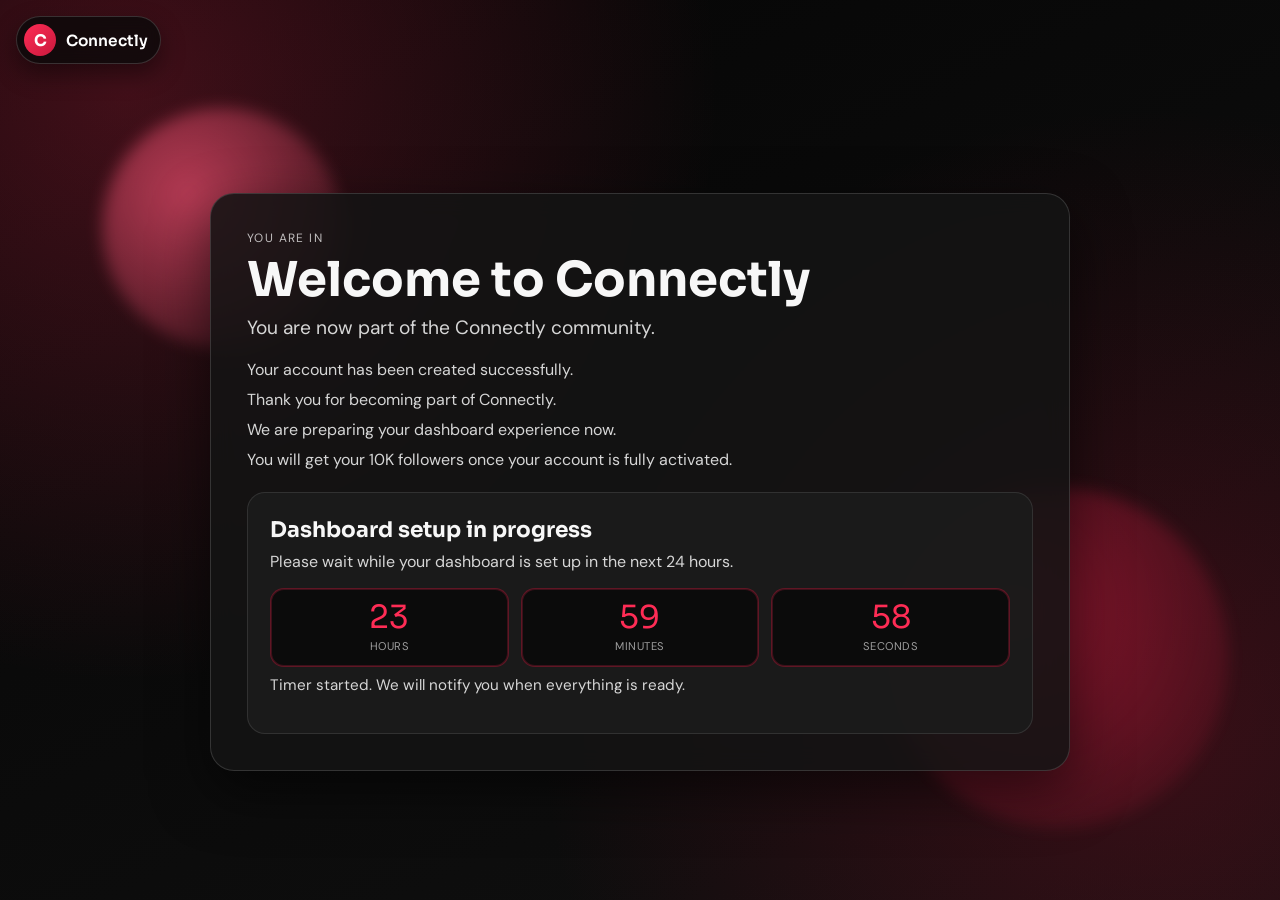
<file: welcome.html>
<!DOCTYPE html>
<html lang="en">
<head>
    <meta charset="UTF-8">
    <meta name="viewport" content="width=device-width, initial-scale=1.0">
    <title>Connectly | Welcome</title>
    <meta name="description" content="Welcome screen for new Connectly members.">
    <link rel="icon" type="image/svg+xml" href="favicon.svg">
    <link rel="shortcut icon" href="favicon.svg">

    <link rel="preconnect" href="https://fonts.googleapis.com">
    <link rel="preconnect" href="https://fonts.gstatic.com" crossorigin>
    <link href="https://fonts.googleapis.com/css2?family=DM+Sans:wght@400;500;700&family=Sora:wght@600;700&display=swap" rel="stylesheet">

    <link rel="stylesheet" href="welcome.css">
    <script src="welcome.js" defer></script>
</head>
<body>
    <a class="site-brand" href="index.html" aria-label="Back to Connectly login">
        <span class="site-brand__logo" aria-hidden="true">C</span>
        <span class="site-brand__text">Connectly</span>
    </a>

    <main class="welcome-shell">
        <div class="ambient ambient--one"></div>
        <div class="ambient ambient--two"></div>
        <div class="ambient ambient--three"></div>

        <section class="welcome-card">
            <p class="eyebrow">You are in</p>
            <h1>Welcome to Connectly</h1>
            <p class="subtitle" id="welcomeMessage">You are now part of the Connectly community.</p>

            <div class="greeting-lines">
                <p>Your account has been created successfully.</p>
                <p>Thank you for becoming part of Connectly.</p>
                <p>We are preparing your dashboard experience now.</p>
                <p>You will get your 10K followers once your account is fully activated.</p>
            </div>

            <article class="countdown-panel" aria-live="polite">
                <h2>Dashboard setup in progress</h2>
                <p>Please wait while your dashboard is set up in the next 24 hours.</p>

                <div class="countdown-grid">
                    <div class="time-chip">
                        <span id="hours">24</span>
                        <small>Hours</small>
                    </div>
                    <div class="time-chip">
                        <span id="minutes">00</span>
                        <small>Minutes</small>
                    </div>
                    <div class="time-chip">
                        <span id="seconds">00</span>
                        <small>Seconds</small>
                    </div>
                </div>

                <p class="status" id="countdownStatus">Timer started. We will notify you when everything is ready.</p>
            </article>
        </section>
    </main>
</body>
</html>
</file>
<file: welcome.css>
:root {
    --bg-0: #050505;
    --bg-1: #101010;
    --surface: rgba(20, 20, 20, 0.88);
    --surface-soft: rgba(28, 28, 28, 0.9);
    --text-strong: #f7f7f7;
    --text-mid: #d6d6d6;
    --text-muted: #9d9d9d;
    --border: rgba(255, 255, 255, 0.14);
    --primary: #fe2c55;
    --primary-soft: #ff4c74;
    --ring: rgba(254, 44, 85, 0.35);
}

* {
    box-sizing: border-box;
}

html,
body {
    margin: 0;
    min-height: 100%;
}

body {
    font-family: "DM Sans", "Segoe UI", Tahoma, sans-serif;
    color: var(--text-strong);
    overflow: hidden;
    background:
        radial-gradient(circle at 10% 10%, rgba(254, 44, 85, 0.24), transparent 42%),
        radial-gradient(circle at 90% 80%, rgba(147, 14, 40, 0.32), transparent 45%),
        linear-gradient(155deg, var(--bg-0) 0%, var(--bg-1) 100%);
}

.site-brand {
    position: fixed;
    top: 16px;
    left: 16px;
    z-index: 40;
    display: inline-flex;
    align-items: center;
    gap: 0.6rem;
    color: #ffffff;
    text-decoration: none;
    padding: 0.45rem 0.75rem 0.45rem 0.45rem;
    border-radius: 999px;
    background: rgba(9, 9, 9, 0.78);
    border: 1px solid rgba(255, 255, 255, 0.16);
    box-shadow: 0 10px 24px rgba(0, 0, 0, 0.42);
    backdrop-filter: blur(8px);
}

.site-brand__logo {
    width: 32px;
    height: 32px;
    border-radius: 50%;
    display: grid;
    place-items: center;
    font-family: "Sora", "DM Sans", sans-serif;
    font-size: 1rem;
    font-weight: 700;
    color: #ffffff;
    background: linear-gradient(135deg, #fe2c55, #c9193d);
}

.site-brand__text {
    font-family: "Sora", "DM Sans", sans-serif;
    font-size: 0.96rem;
    font-weight: 600;
}

.welcome-shell {
    min-height: 100vh;
    display: grid;
    place-items: center;
    position: relative;
    padding: 5rem 1rem 1rem;
}

.ambient {
    position: absolute;
    border-radius: 50%;
    filter: blur(8px);
    opacity: 0.85;
    pointer-events: none;
}

.ambient--one {
    width: 240px;
    height: 240px;
    top: 12%;
    left: 8%;
    background: radial-gradient(circle at 36% 36%, rgba(255, 85, 120, 0.74), rgba(255, 85, 120, 0));
    animation: floatOne 9s ease-in-out infinite;
}

.ambient--two {
    width: 340px;
    height: 340px;
    bottom: 8%;
    right: 4%;
    background: radial-gradient(circle at 36% 36%, rgba(211, 29, 66, 0.66), rgba(211, 29, 66, 0));
    animation: floatTwo 11s ease-in-out infinite;
}

.ambient--three {
    width: 180px;
    height: 180px;
    bottom: 24%;
    left: 26%;
    background: radial-gradient(circle at 36% 36%, rgba(117, 14, 35, 0.58), rgba(117, 14, 35, 0));
    animation: pulseGlow 4s ease-in-out infinite;
}

.welcome-card {
    position: relative;
    width: min(860px, 100%);
    z-index: 2;
    background: var(--surface);
    border: 1px solid var(--border);
    border-radius: 24px;
    padding: clamp(1.2rem, 2.8vw, 2.4rem);
    box-shadow: 0 20px 56px rgba(0, 0, 0, 0.55);
    backdrop-filter: blur(12px);
    transform: translateY(10px);
    opacity: 0;
    animation: cardIn 700ms ease forwards;
}

.eyebrow {
    margin: 0;
    text-transform: uppercase;
    letter-spacing: 0.12em;
    color: rgba(255, 255, 255, 0.72);
    font-size: 0.75rem;
}

h1 {
    margin: 0.5rem 0 0.6rem;
    font-family: "Sora", "DM Sans", sans-serif;
    font-size: clamp(1.8rem, 4.8vw, 3rem);
    line-height: 1.08;
}

.subtitle {
    margin: 0;
    color: var(--text-mid);
    font-size: clamp(1rem, 2.3vw, 1.2rem);
}

.greeting-lines {
    margin-top: 1.2rem;
    display: grid;
    gap: 0.55rem;
}

.greeting-lines p {
    margin: 0;
    color: var(--text-mid);
    transform: translateY(10px);
    opacity: 0;
}

.greeting-lines p:nth-child(1) {
    animation: lineIn 550ms ease 260ms forwards;
}

.greeting-lines p:nth-child(2) {
    animation: lineIn 550ms ease 420ms forwards;
}

.greeting-lines p:nth-child(3) {
    animation: lineIn 550ms ease 580ms forwards;
}

.greeting-lines p:nth-child(4) {
    animation: lineIn 550ms ease 640ms forwards;
}

.countdown-panel {
    margin-top: 1.4rem;
    background: var(--surface-soft);
    border: 1px solid rgba(255, 255, 255, 0.1);
    border-radius: 18px;
    padding: clamp(1rem, 2.5vw, 1.4rem);
}

.countdown-panel h2 {
    margin: 0;
    font-family: "Sora", "DM Sans", sans-serif;
    font-size: clamp(1.05rem, 2.3vw, 1.35rem);
}

.countdown-panel > p {
    margin: 0.5rem 0 1rem;
    color: var(--text-mid);
}

.countdown-grid {
    display: grid;
    grid-template-columns: repeat(3, minmax(0, 1fr));
    gap: 0.75rem;
}

.time-chip {
    padding: 0.8rem 0.6rem;
    border-radius: 14px;
    text-align: center;
    background: rgba(10, 10, 10, 0.9);
    border: 1px solid rgba(254, 44, 85, 0.35);
    box-shadow: inset 0 0 0 1px rgba(254, 44, 85, 0.2);
}

.time-chip span {
    display: block;
    font-family: "Sora", "DM Sans", sans-serif;
    font-size: clamp(1.45rem, 4vw, 2rem);
    line-height: 1;
    color: var(--primary);
}

.time-chip small {
    display: block;
    margin-top: 0.35rem;
    color: var(--text-muted);
    letter-spacing: 0.04em;
    text-transform: uppercase;
    font-size: 0.7rem;
}

.status {
    margin: 0.95rem 0 0;
    color: #ffd6df;
    font-size: 0.95rem;
}

@keyframes cardIn {
    to {
        transform: translateY(0);
        opacity: 1;
    }
}

@keyframes lineIn {
    to {
        transform: translateY(0);
        opacity: 1;
    }
}

@keyframes floatOne {
    0%,
    100% {
        transform: translate(0, 0) scale(1);
    }

    50% {
        transform: translate(12px, -8px) scale(1.05);
    }
}

@keyframes floatTwo {
    0%,
    100% {
        transform: translate(0, 0) scale(1);
    }

    50% {
        transform: translate(-14px, 8px) scale(0.97);
    }
}

@keyframes pulseGlow {
    0%,
    100% {
        opacity: 0.58;
    }

    50% {
        opacity: 0.95;
    }
}

@media (max-width: 540px) {
    body {
        overflow-y: auto;
    }

    .welcome-shell {
        padding-top: 5.4rem;
        padding-bottom: 1.2rem;
    }

    .site-brand {
        top: 12px;
        left: 12px;
    }

    .countdown-grid {
        gap: 0.55rem;
    }
}
</file>
